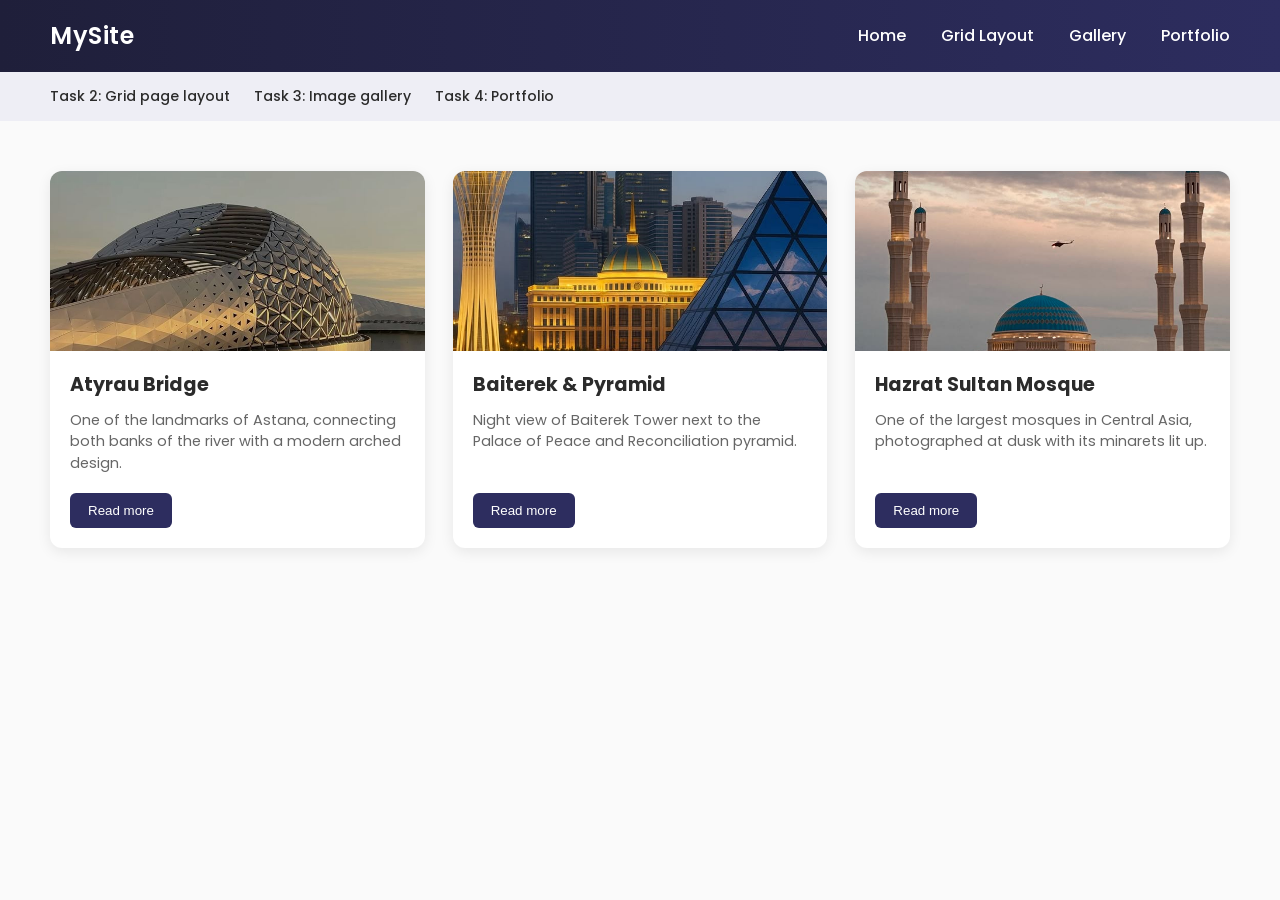
<file: index.html>
<!DOCTYPE html>
<html lang="en">
<head>
    <meta charset="UTF-8">
    <title>Assignment 2 - Flexbox</title>
    <link rel="preconnect" href="https://fonts.googleapis.com">
    <link href="https://fonts.googleapis.com/css2?family=Poppins:wght@400;500;600&display=swap" rel="stylesheet">
    <link rel="stylesheet" href="style.css">
</head>
<body>

<header class="header">
    <div class="logo">MySite</div>
    <ul class="nav-links">
        <li><a href="index.html">Home</a></li>
        <li><a href="grid.html">Grid Layout</a></li>
        <li><a href="gallery.html">Gallery</a></li>
        <li><a href="portfolio.html">Portfolio</a></li>
    </ul>
</header>

<nav class="page-links">
    <a href="grid.html">Task 2: Grid page layout</a>
    <a href="gallery.html">Task 3: Image gallery</a>
    <a href="portfolio.html">Task 4: Portfolio</a>
</nav>

<section class="cards">

    <div class="card">
        <img src="img/1.jpg" alt="Bridge over the river in Astana">
        <div class="card-body">
            <h3>Atyrau Bridge</h3>
            <p>One of the landmarks of Astana, connecting both banks of the river with a modern arched design.</p>
            <button>Read more</button>
        </div>
    </div>

    <div class="card">
        <img src="img/4.jpg" alt="Baiterek Tower and Ak Orda pyramid at night">
        <div class="card-body">
            <h3>Baiterek & Pyramid</h3>
            <p>Night view of Baiterek Tower next to the Palace of Peace and Reconciliation pyramid.</p>
            <button>Read more</button>
        </div>
    </div>

    <div class="card">
        <img src="img/6.jpg" alt="Hazrat Sultan Mosque at dusk">
        <div class="card-body">
            <h3>Hazrat Sultan Mosque</h3>
            <p>One of the largest mosques in Central Asia, photographed at dusk with its minarets lit up.</p>
            <button>Read more</button>
        </div>
    </div>

</section>

</body>
</html>
</file>
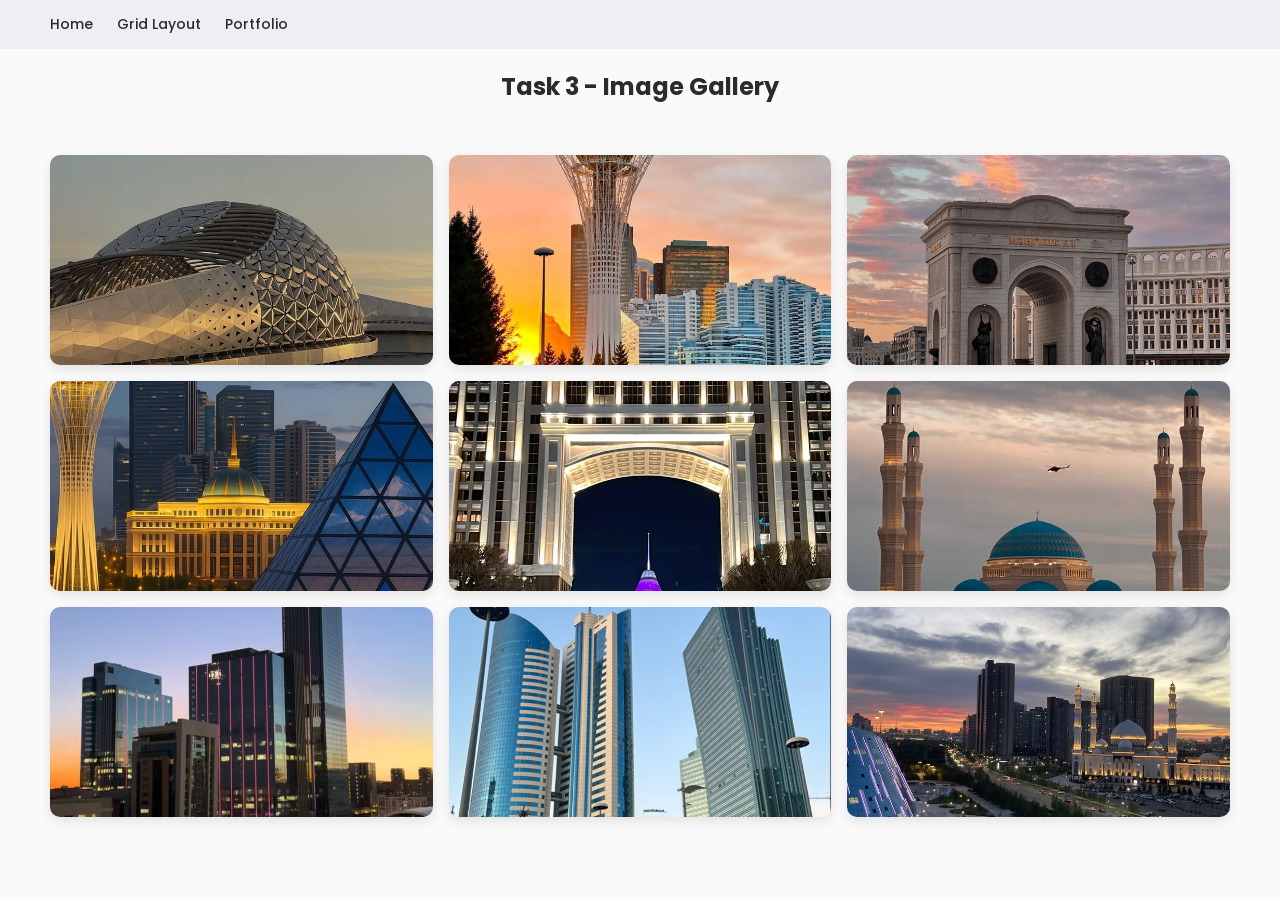
<file: gallery.html>
<!DOCTYPE html>
<html lang="en">
<head>
  <meta charset="UTF-8">
  <title>Assignment 2 - Image Gallery</title>
  <link rel="preconnect" href="https://fonts.googleapis.com">
  <link href="https://fonts.googleapis.com/css2?family=Poppins:wght@400;500;600&display=swap" rel="stylesheet">
  <link rel="stylesheet" href="style.css">
</head>
<body>

<nav class="page-links">
  <a href="index.html">Home</a>
  <a href="grid.html">Grid Layout</a>
  <a href="portfolio.html">Portfolio</a>
</nav>

<h2 style="text-align:center; margin-top:20px;">Task 3 - Image Gallery</h2>

<section class="gallery">

  <div class="gallery-item">
    <img src="img/1.jpg" alt="Bridge over the river in Astana">
    <div class="caption">Atyrau Bridge</div>
  </div>

  <div class="gallery-item">
    <img src="img/2.jpg" alt="baiterek">
    <div class="caption">Baiterek</div>
  </div>

  <div class="gallery-item">
    <img src="img/3.jpg" alt="Astana skyline at sunset">
    <div class="caption">Astana Sunset</div>
  </div>

  <div class="gallery-item">
    <img src="img/4.jpg" alt="Baiterek Tower and Ak Orda pyramid at night">
    <div class="caption">Baiterek & Pyramid</div>
  </div>

  <div class="gallery-item">
    <img src="img/5.jpg" alt="Triumphal arch with monument, night view">
    <div class="caption">Nazarbayev Center Arch</div>
  </div>

  <div class="gallery-item">
    <img src="img/6.jpg" alt="Hazrat Sultan Mosque at dusk">
    <div class="caption">Hazrat Sultan Mosque</div>
  </div>

  <div class="gallery-item">
    <img src="img/7.jpg" alt="City skyscraper at sunset with skyline">
    <div class="caption">City Skyline</div>
  </div>

  <div class="gallery-item">
    <img src="img/8.jpg" alt="Modern skyscrapers, daytime street view">
    <div class="caption">Downtown Astana</div>
  </div>

  <div class="gallery-item">
    <img src="img/9.jpg" alt="Aerial view of mosque and road at sunset">
    <div class="caption">Mosque at Sunset</div>
  </div>

</section>

</body>
</html>
</file>
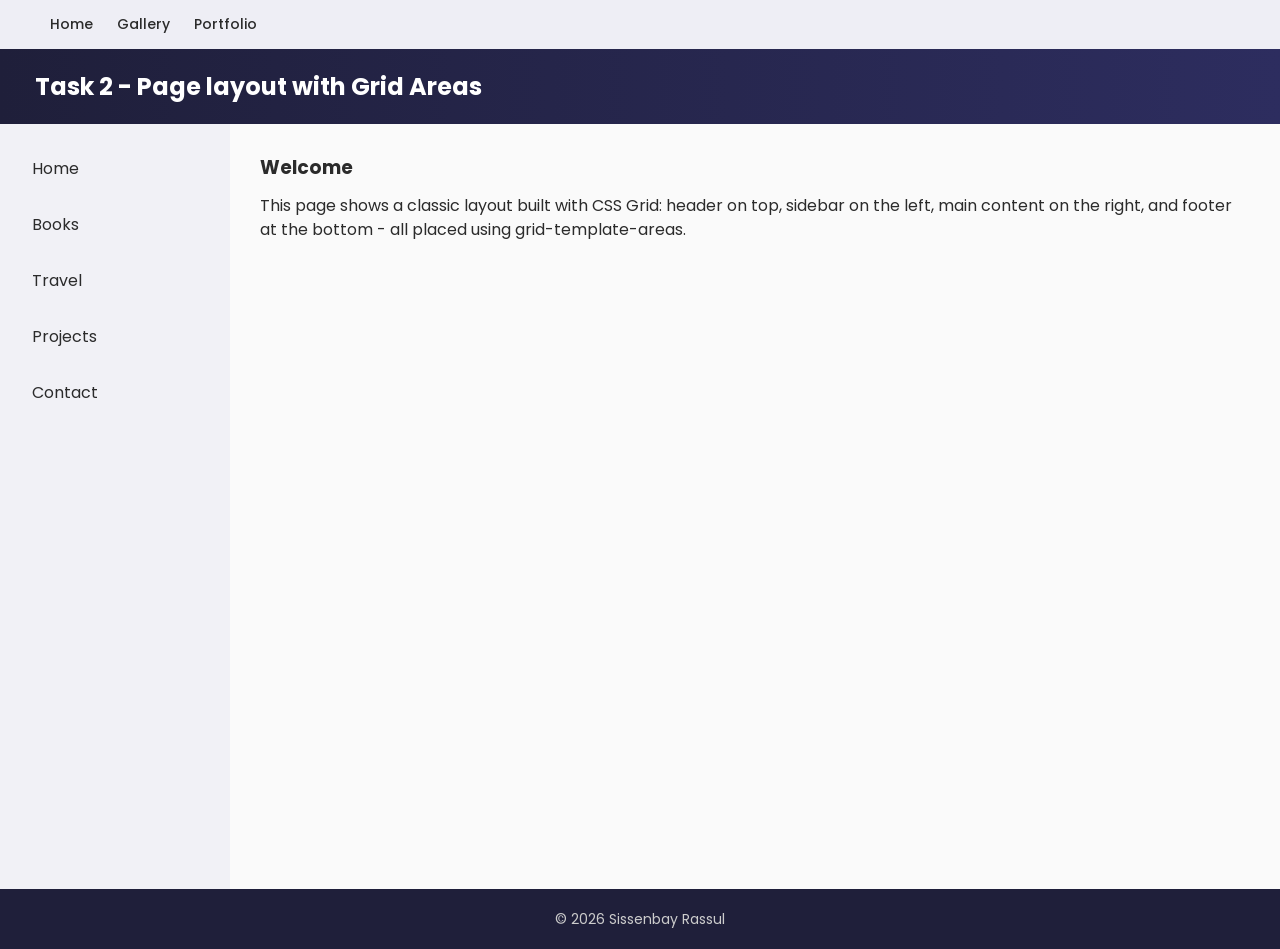
<file: grid.html>
<!DOCTYPE html>
<html lang="en">
<head>
  <meta charset="UTF-8">
  <title>Assignment 2 - Grid Layout</title>
  <link rel="preconnect" href="https://fonts.googleapis.com">
  <link href="https://fonts.googleapis.com/css2?family=Poppins:wght@400;500;600&display=swap" rel="stylesheet">
  <link rel="stylesheet" href="style.css">
</head>
<body>

<nav class="page-links">
  <a href="index.html">Home</a>
  <a href="gallery.html">Gallery</a>
  <a href="portfolio.html">Portfolio</a>
</nav>

<div class="grid-page">

  <header class="g-header">
    <h2>Task 2 - Page layout with Grid Areas</h2>
  </header>

  <aside class="g-sidebar">
    <ul>
      <li>Home</li>
      <li>Books</li>
      <li>Travel</li>
      <li>Projects</li>
      <li>Contact</li>
    </ul>
  </aside>

  <main class="g-main">
    <h3>Welcome</h3>
    <p>This page shows a classic layout built with CSS Grid: header on top, sidebar on the left, main content on the right, and footer at the bottom - all placed using grid-template-areas.</p>
  </main>

  <footer class="g-footer">
    <p>&copy; 2026 Sissenbay Rassul</p>
  </footer>

</div>

</body>
</html>
</file>
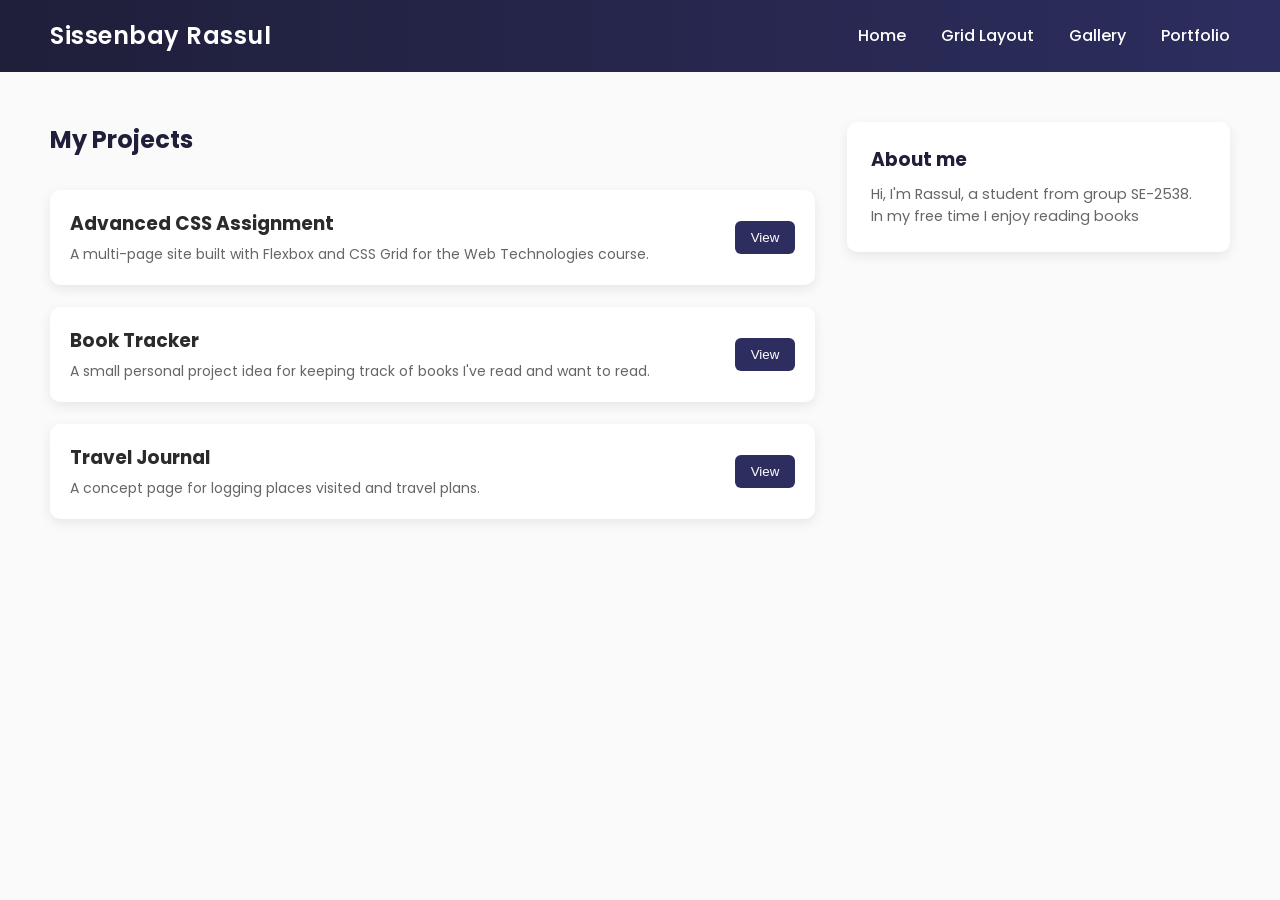
<file: portfolio.html>
<!DOCTYPE html>
<html lang="en">
<head>
  <meta charset="UTF-8">
  <title>Assignment 2 - Portfolio</title>
  <link rel="preconnect" href="https://fonts.googleapis.com">
  <link href="https://fonts.googleapis.com/css2?family=Poppins:wght@400;500;600&display=swap" rel="stylesheet">
  <link rel="stylesheet" href="style.css">
</head>
<body>

<header class="header">
  <div class="logo">Sissenbay Rassul</div>
  <ul class="nav-links">
    <li><a href="index.html">Home</a></li>
    <li><a href="grid.html">Grid Layout</a></li>
    <li><a href="gallery.html">Gallery</a></li>
    <li><a href="portfolio.html">Portfolio</a></li>
  </ul>
</header>

<main class="portfolio-main">

  <section class="projects">
    <h2 style="margin-bottom:10px;">My Projects</h2>

    <div class="project-card">
      <div class="project-text">
        <h3>Advanced CSS Assignment</h3>
        <p>A multi-page site built with Flexbox and CSS Grid for the Web Technologies course.</p>
      </div>
      <button>View</button>
    </div>

    <div class="project-card">
      <div class="project-text">
        <h3>Book Tracker</h3>
        <p>A small personal project idea for keeping track of books I've read and want to read.</p>
      </div>
      <button>View</button>
    </div>

    <div class="project-card">
      <div class="project-text">
        <h3>Travel Journal</h3>
        <p>A concept page for logging places visited and travel plans.</p>
      </div>
      <button>View</button>
    </div>
  </section>

  <aside class="sidebar-info">
    <h3>About me</h3>
    <p>Hi, I'm Rassul, a student from group SE-2538. In my free time I enjoy reading books
</file>
<file: style.css>
* {
    box-sizing: border-box;
    margin: 0;
    padding: 0;
}

body {
    font-family: 'Poppins', Arial, sans-serif;
    color: #2b2b2b;
    line-height: 1.5;
    background: #fafafa;
}

a {
    text-decoration: none;
    color: inherit;
}

/* ===== Header / Navbar (Flexbox) ===== */

.header {
    display: flex;
    justify-content: space-between;
    align-items: center;
    background: linear-gradient(90deg, #1f1f3a, #2d2d5f);
    color: #fff;
    padding: 18px 50px;
}

.logo {
    font-size: 24px;
    font-weight: 600;
    letter-spacing: 0.5px;
}

.nav-links {
    display: flex;
    list-style: none;
    gap: 35px;
}

.nav-links a {
    font-weight: 500;
    transition: color 0.2s;
}

.nav-links a:hover {
    color: #7fb8ff;
}

/* ===== Card row (Flexbox) ===== */

.cards {
    display: flex;
    gap: 28px;
    padding: 50px;
    flex-wrap: wrap;
    background: #fafafa;
}

.card {
    flex: 1 1 260px;
    background: #fff;
    border-radius: 12px;
    overflow: hidden;
    display: flex;
    flex-direction: column;
    box-shadow: 0 4px 14px rgba(0, 0, 0, 0.08);
    transition: 0.25s;
}

.card:hover {
    box-shadow: 0 14px 28px rgba(0, 0, 0, 0.15);
    transform: translateY(-6px);
}

.card img {
    width: 100%;
    height: 180px;
    object-fit: cover;
}

.card-body {
    padding: 20px;
    display: flex;
    flex-direction: column;
    flex: 1;
}

.card-body h3 {
    margin-bottom: 10px;
    font-size: 19px;
}

.card-body p {
    color: #666;
    margin-bottom: 18px;
    font-size: 14.5px;
}

.card-body button {
    margin-top: auto;
    padding: 10px 18px;
    border: none;
    background: #2d2d5f;
    color: #fff;
    border-radius: 6px;
    cursor: pointer;
    width: fit-content;
    font-weight: 500;
    transition: background 0.2s;
}

.card-body button:hover {
    background: #4646a0;
}

/* ===== Page layout with grid areas (Task 2) ===== */

.grid-page {
    display: grid;
    grid-template-columns: 230px 1fr;
    grid-template-rows: 75px 1fr 60px;
    grid-template-areas:
    "header header"
    "sidebar main"
    "footer footer";
    min-height: 100vh;
}

.g-header {
    grid-area: header;
    background: linear-gradient(90deg, #1f1f3a, #2d2d5f);
    color: #fff;
    display: flex;
    align-items: center;
    padding: 0 35px;
}

.g-sidebar {
    grid-area: sidebar;
    background: #f1f1f6;
    padding: 25px 20px;
}

.g-sidebar li {
    list-style: none;
    margin-bottom: 16px;
    padding: 8px 12px;
    border-radius: 6px;
    cursor: pointer;
    transition: background 0.2s;
}

.g-sidebar li:hover {
    background: #e2e2f0;
}

.g-main {
    grid-area: main;
    padding: 30px;
}

.g-main h3 {
    margin-bottom: 12px;
}

.g-footer {
    grid-area: footer;
    background: #1f1f3a;
    color: #ccc;
    display: flex;
    align-items: center;
    justify-content: center;
    font-size: 14px;
}

/* ===== Image gallery (Task 3) ===== */

.gallery {
    display: grid;
    grid-template-columns: repeat(3, 1fr);
    gap: 16px;
    padding: 50px;
}

.gallery-item {
    position: relative;
    overflow: hidden;
    border-radius: 10px;
    box-shadow: 0 4px 12px rgba(0, 0, 0, 0.1);
}

.gallery-item img {
    width: 100%;
    height: 210px;
    object-fit: cover;
    display: block;
    transition: transform 0.3s;
}

.gallery-item:hover img {
    transform: scale(1.06);
}

.caption {
    position: absolute;
    left: 0;
    right: 0;
    bottom: 0;
    background: linear-gradient(to top, rgba(0, 0, 0, 0.75), transparent);
    color: #fff;
    padding: 14px 10px 8px;
    opacity: 0;
    transition: opacity 0.25s;
    font-weight: 500;
}

.gallery-item:hover .caption {
    opacity: 1;
}

/* ===== Portfolio page (Task 4) ===== */

.portfolio-main {
    display: grid;
    grid-template-columns: 2fr 1fr;
    gap: 32px;
    padding: 50px;
}

.projects {
    display: flex;
    flex-direction: column;
    gap: 22px;
}

.projects h2 {
    margin-bottom: 6px;
    color: #1f1f3a;
}

.project-card {
    display: flex;
    justify-content: space-between;
    align-items: center;
    background: #fff;
    border-radius: 10px;
    padding: 20px;
    box-shadow: 0 4px 12px rgba(0, 0, 0, 0.08);
    transition: 0.2s;
}

.project-card:hover {
    box-shadow: 0 10px 20px rgba(0, 0, 0, 0.12);
}

.project-card .project-text {
    display: flex;
    flex-direction: column;
    gap: 6px;
}

.project-card .project-text p {
    color: #666;
    font-size: 14px;
}

.project-card button {
    padding: 9px 16px;
    border: none;
    background: #2d2d5f;
    color: #fff;
    border-radius: 6px;
    cursor: pointer;
    font-weight: 500;
    transition: background 0.2s;
}

.project-card button:hover {
    background: #4646a0;
}

.sidebar-info {
    background: #fff;
    padding: 24px;
    border-radius: 10px;
    height: fit-content;
    box-shadow: 0 4px 12px rgba(0, 0, 0, 0.08);
}

.sidebar-info h3 {
    color: #1f1f3a;
    margin-bottom: 10px;
}

.sidebar-info p {
    color: #666;
    font-size: 14.5px;
}

.site-footer {
    background: #1f1f3a;
    color: #ccc;
    text-align: center;
    padding: 18px;
    font-size: 14px;
}

.page-links {
    display: flex;
    gap: 24px;
    padding: 14px 50px;
    background: #eeeef5;
    font-size: 14px;
    font-weight: 500;
}

.page-links a:hover {
    color: #4646a0;
}
</file>
